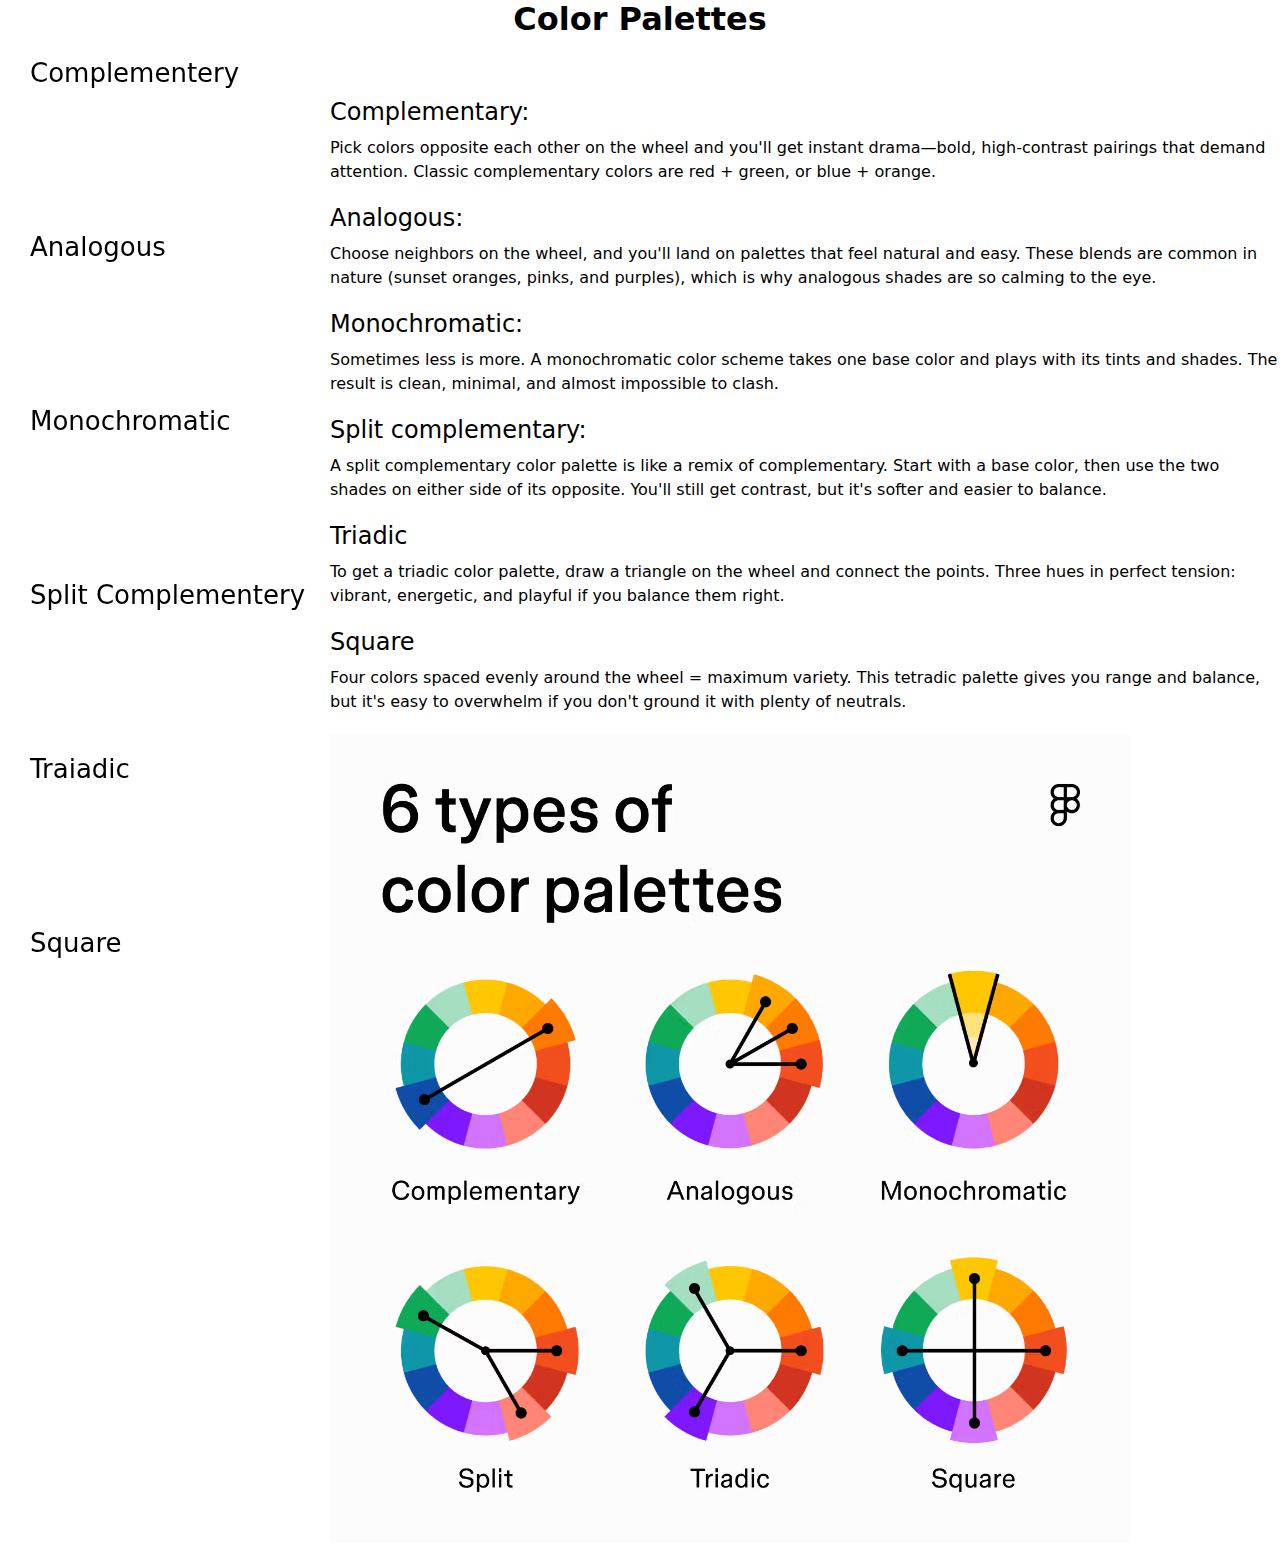
<file: index.html>
<!DOCTYPE html>
<html lang="en">

<head>
  <style>
    * {
      margin: 0px;
      padding: 0px;
    }

    body {
      font-family: system-ui, -apple-system, BlinkMacSystemFont, 'Segoe UI', Roboto, Oxygen, Ubuntu, Cantarell, 'Open Sans', 'Helvetica Neue', sans-serif;
    }

    .nav-bar {
      padding: 20px;
      display: flex;
      width: auto;
      height: 100vh;
      flex-direction: column;
      justify-content: space-between;
      position: fixed;
      left: 10px;
    }

    .nav-bar h1 {
      /* color: #eee; */
      font-weight: 300;
      font-size: 26px;
    }

    .nav-bar a:hover {
      color: gray;
      font-weight: 900;
    }

    .nav-bar a {
      text-decoration: none;
      color: black;
    }

    .header {
      display: flex;
      justify-content: center;
      align-content: center;
    }

    .content {
      margin-top: 60px;
      margin-left: 250px;
      position: absolute;
      width: auto;
      left: 80px;
    }

    .types-image img {
      width: 800px;
    }

    h2 {
      font-weight: 400;
    }

    .content {
      display: flex;
      flex-direction: column;
      gap: 20px;
    }

    .types-content p {
      margin-top: 10px;
      line-height: 1.5em;
    }
  </style>
</head>

<body class="page">
  <header class="header">
    <h1>Color Palettes</h1>
  </header>
  <nav class="nav-bar">
    <a href="complimetary.html" target="_parent">
      <h1>Complementery</h1>
    </a>
    <a href="#">
      <h1>Analogous</h1>
    </a>
    <a href="monochronotic.html">
      <h1>Monochromatic</h1>
    </a>
    <a href="#">
      <h1>Split Complementery</h1>
    </a>
    <a href="#">
      <h1>Traiadic</h1>
    </a>
    <a href="#">
      <h1>Square</h1>
    </a>
  </nav>
  <main class="content">
    <div class='types-content'>
      <h2>Complementary:</h2>
      <p> Pick colors opposite each other on the wheel and you'll get instant drama—bold, high-contrast pairings that
        demand attention. Classic complementary colors are red + green, or blue + orange.</p>
    </div>
    <div class="types-content">
      <h2>Analogous:</h2>
      <p> Choose neighbors on the wheel, and you'll land on palettes that feel natural and easy. These blends are common
        in nature (sunset oranges, pinks, and purples), which is why analogous shades are so calming to the eye.</p>
    </div>
    <div class="types-content">
      <h2>Monochromatic:</h2>
      <p>
        Sometimes less is more. A monochromatic color scheme takes one base color and plays with its tints and shades.
        The result is clean, minimal, and almost impossible to clash.
      </p>
    </div>
    <div class="types-content">
      <h2>Split complementary:</h2>
      <p>A split complementary color palette is like a remix of complementary. Start with a base color, then use the two
        shades on either side of its opposite. You'll still get contrast, but it's softer and easier to balance.</p>
    </div>
    <div class="types-content">
      <h2>Triadic</h2>
      <p>To get a triadic color palette, draw a triangle on the wheel and connect the points. Three hues in perfect
        tension: vibrant, energetic, and playful if you balance them right. </p>
    </div>
    <div class="types-content">
      <h2>Square</h2>
      <p>Four colors spaced evenly around the wheel = maximum variety. This tetradic palette gives you range and
        balance, but it's easy to overwhelm if you don't ground it with plenty of neutrals.</p>
    </div>
    <div class="types-image">
      <img src="types.png" alt="types of palette iamge.">
    </div>
  </main>

</body>

</html>
</file>
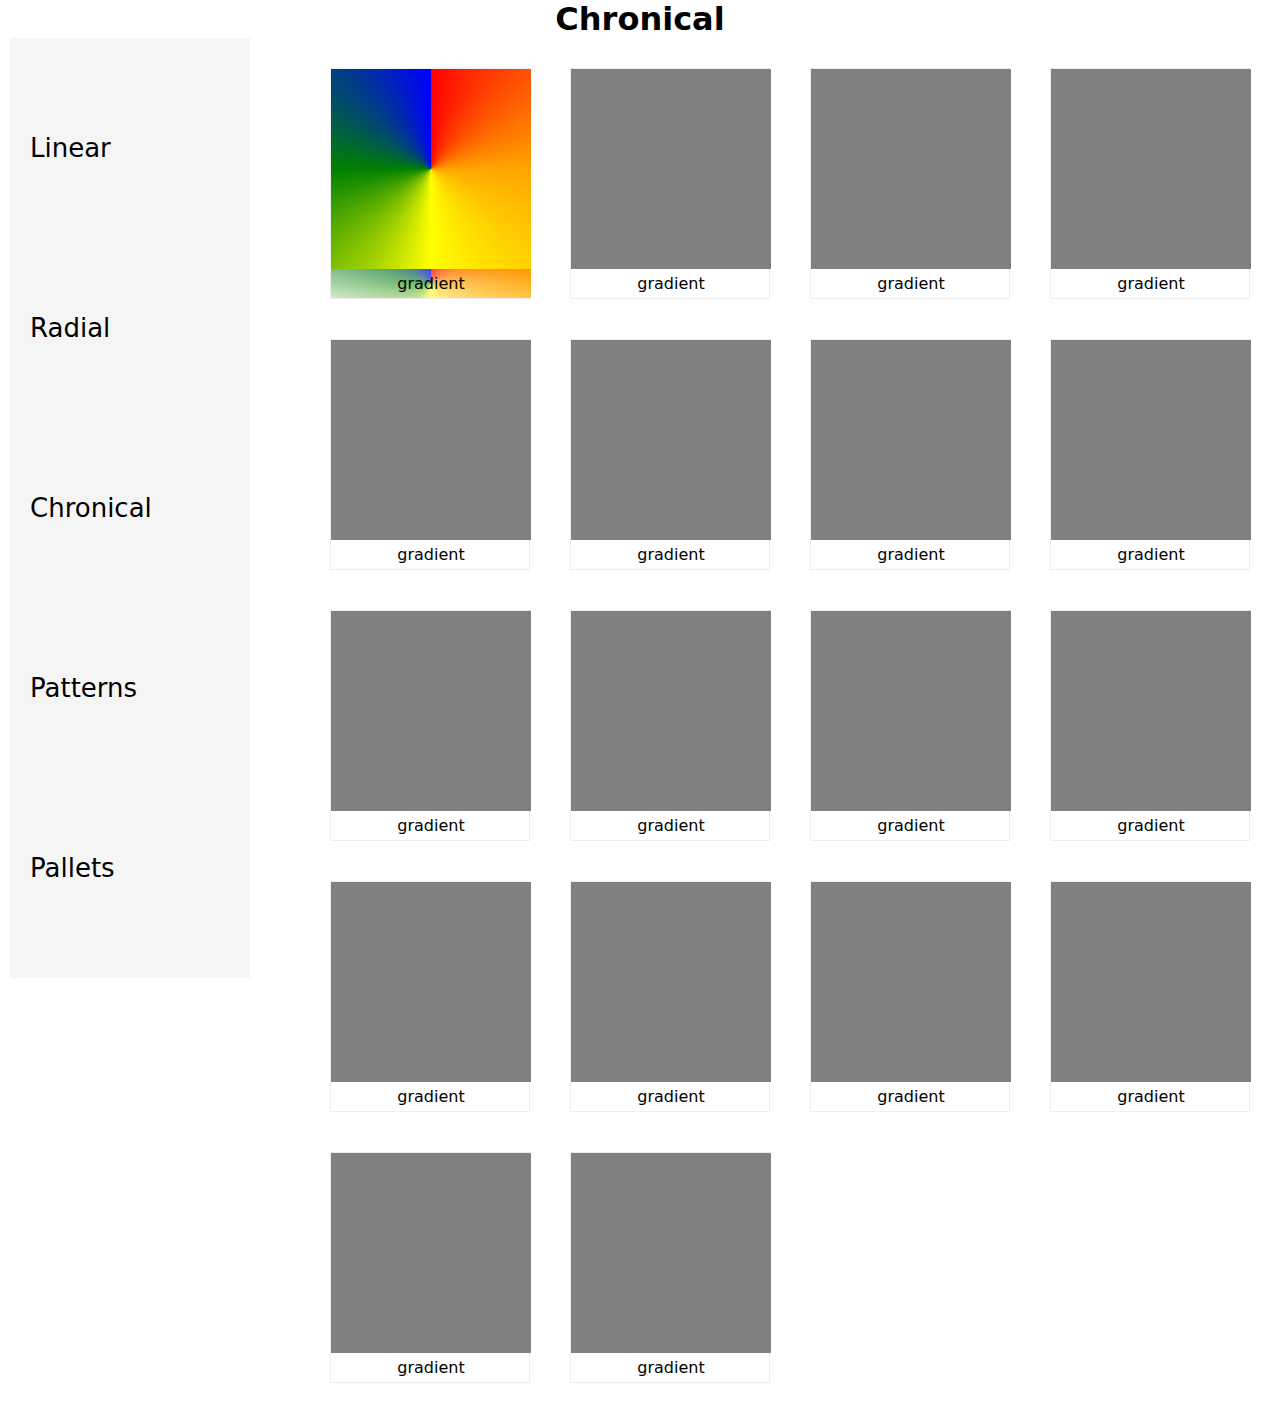
<file: chronical.html>
<!DOCTYPE html>
<html lang="en">

<head>
  <style>
    :root {
      --sheen: linear-gradient(195deg, transparent, rgba(255, 255, 255, 0.8))
    }

    .title {
      background: var(--sheen), var(--g1);
    }

    #g-1 {
      --g1: conic-gradient(red, orange, yellow, green, blue);
    }

    .gradient {
      background-image: var(--g1);
    }
  </style>
  <link rel="stylesheet" href="grid.css">
  <link rel="stylesheet" href="nav.css">
</head>

<body>
  <header class="header">
    <h1>Chronical</h1>
  </header>
  <nav class="nav-bar">
    <a href="linear.html">
      <h1>Linear</h1>
    </a>
    <a href="radial.html">
      <h1>Radial</h1>
    </a>
    <a href="chronical.html">
      <h1>Chronical</h1>
    </a>
    <a href="patterns.html">
      <h1>Patterns</h1>
    </a>
    <a href="palettes.html">
      <h1>Pallets</h1>
    </a>
  </nav>
  <div class="container">
    <div class="card" id="g-1">
      <div class="gradient"></div>
      <div class="title">gradient</div>
    </div>
    <div class="card">
      <div class="gradient"></div>
      <div class="title">gradient</div>
    </div>
    <div class="card">
      <div class="gradient"></div>
      <div class="title">gradient</div>
    </div>
    <div class="card">
      <div class="gradient"></div>
      <div class="title">gradient</div>
    </div>
    <div class="card">
      <div class="gradient"></div>
      <div class="title">gradient</div>
    </div>
    <div class="card">
      <div class="gradient"></div>
      <div class="title">gradient</div>
    </div>
    <div class="card">
      <div class="gradient"></div>
      <div class="title">gradient</div>
    </div>
    <div class="card">
      <div class="gradient"></div>
      <div class="title">gradient</div>
    </div>
    <div class="card">
      <div class="gradient"></div>
      <div class="title">gradient</div>
    </div>
    <div class="card">
      <div class="gradient"></div>
      <div class="title">gradient</div>
    </div>
    <div class="card">
      <div class="gradient"></div>
      <div class="title">gradient</div>
    </div>
    <div class="card">
      <div class="gradient"></div>
      <div class="title">gradient</div>
    </div>
    <div class="card">
      <div class="gradient"></div>
      <div class="title">gradient</div>
    </div>
    <div class="card">
      <div class="gradient"></div>
      <div class="title">gradient</div>
    </div>
    <div class="card">
      <div class="gradient"></div>
      <div class="title">gradient</div>
    </div>
    <div class="card">
      <div class="gradient"></div>
      <div class="title">gradient</div>
    </div>
    <div class="card">
      <div class="gradient"></div>
      <div class="title">gradient</div>
    </div>
    <div class="card">
      <div class="gradient"></div>
      <div class="title">gradient</div>
    </div>
    <div class="card">
      <div class="gradient"></div>
      <div class="title">gradient</div>
    </div>
    <div class="card">
      <div class="gradient"></div>
      <div class="title">gradient</div>
    </div>
    <div class="card">
      <div class="gradient"></div>
      <div class="title">gradient</div>
    </div>
    <div class="card">
      <div class="gradient"></div>
      <div class="title">gradient</div>
    </div>
    <div class="card">
      <div class="gradient"></div>
      <div class="title">gradient</div>
    </div>
    <div class="card">
      <div class="gradient"></div>
      <div class="title">gradient</div>
    </div>
    <div class="card">
      <div class="gradient"></div>
      <div class="title">gradient</div>
    </div>
    <div class="card">
      <div class="gradient"></div>
      <div class="title">gradient</div>
    </div>

  </div>
</body>

</html>
</file>
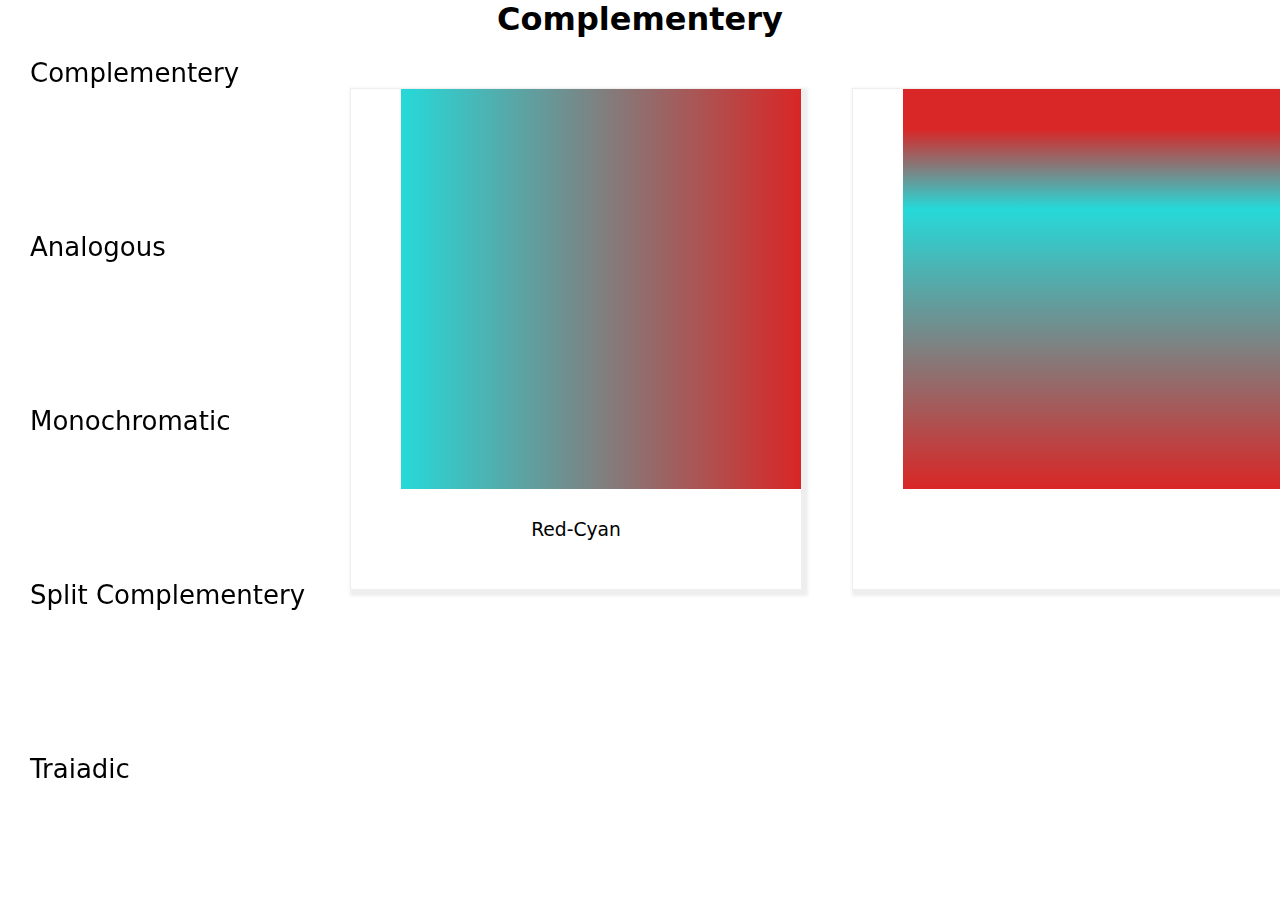
<file: complimetary.html>
<!DOCTYPE html>
<html lang="en">

<head>
  <style>
    * {
      margin: 0px;
      padding: 0px;
    }

    body {
      font-family: system-ui, -apple-system, BlinkMacSystemFont, 'Segoe UI', Roboto, Oxygen, Ubuntu, Cantarell, 'Open Sans', 'Helvetica Neue', sans-serif;
    }

    .nav-bar {
      padding: 20px;
      display: flex;
      height: 100vh;
      flex-direction: column;
      /* gap: 20px; */
      justify-content: space-between;
      position: fixed;
      left: 10px;
    }

    .nav-bar h1 {
      /* color: #eee; */
      font-weight: 300;
      font-size: 26px;
    }

    .nav-bar a:hover {
      color: gray;
      font-weight: 900;
    }

    .nav-bar a {
      text-decoration: none;
      color: black;
    }

    .header {
      display: flex;
      justify-content: center;
      align-content: center;
    }

    .contain {
      margin-left: 350px;
      display: flex;
      gap: 50px;
    }

    .cards .image {
      margin-left: 50px;
      width: 400px;
      height: 400px;
    }

    .cards #image1 {
      background-image: linear-gradient(to left, #D92626, #26D9D9);
    }

    .cards #image2 {
      background-image: linear-gradient(#D92626 10%, #26D9D9 30%, #d92626);

    }

    .cards {
      /* display: flex; */
      margin-top: 50px;
      width: 500px;
      height: 500px;
      border: 1px solid #eee;
      box-shadow: 3px 3px 3px 3px #eee;
    }

    .cards h3 {
      font-weight: 500;
      margin-top: 30px;
    }

    .cards a {
      text-decoration: none;
      color: black;
    }

    .cards a:hover {
      color: gray;
    }

    .color-card {
      display: flex;
      margin-left: 150px;
    }

    #color1 {
      background-color: red;
    }

    #color2 {
      background-color: cyan;
    }

    .color {
      width: 100px;
      height: 100px;
    }

    .cards h3 {
      text-align: center;
    }
  </style>
</head>

<body class="page">
  <header class="header">
    <h1>Complementery</h1>
  </header>
  <nav class="nav-bar">
    <a href="complimetary.html" target="_parent">
      <h1>Complementery</h1>
    </a>
    <a href="#">
      <h1>Analogous</h1>
    </a>
    <a href="monochronotic.html">
      <h1>Monochromatic</h1>
    </a>
    <a href="#">
      <h1>Split Complementery</h1>
    </a>
    <a href="#">
      <h1>Traiadic</h1>
    </a>
    <a href="#">
      <h1>Square</h1>
    </a>
  </nav>
  <main class="contain">
    <div class="cards">
      <div class="image" id="image1"></div>
      <h3>Red-Cyan</h3>
    </div>
    <div class="cards">
      <div class="image" id="image2"></div>
      <h3></h3>
    </div>

  </main>
</body>

</html>
</file>
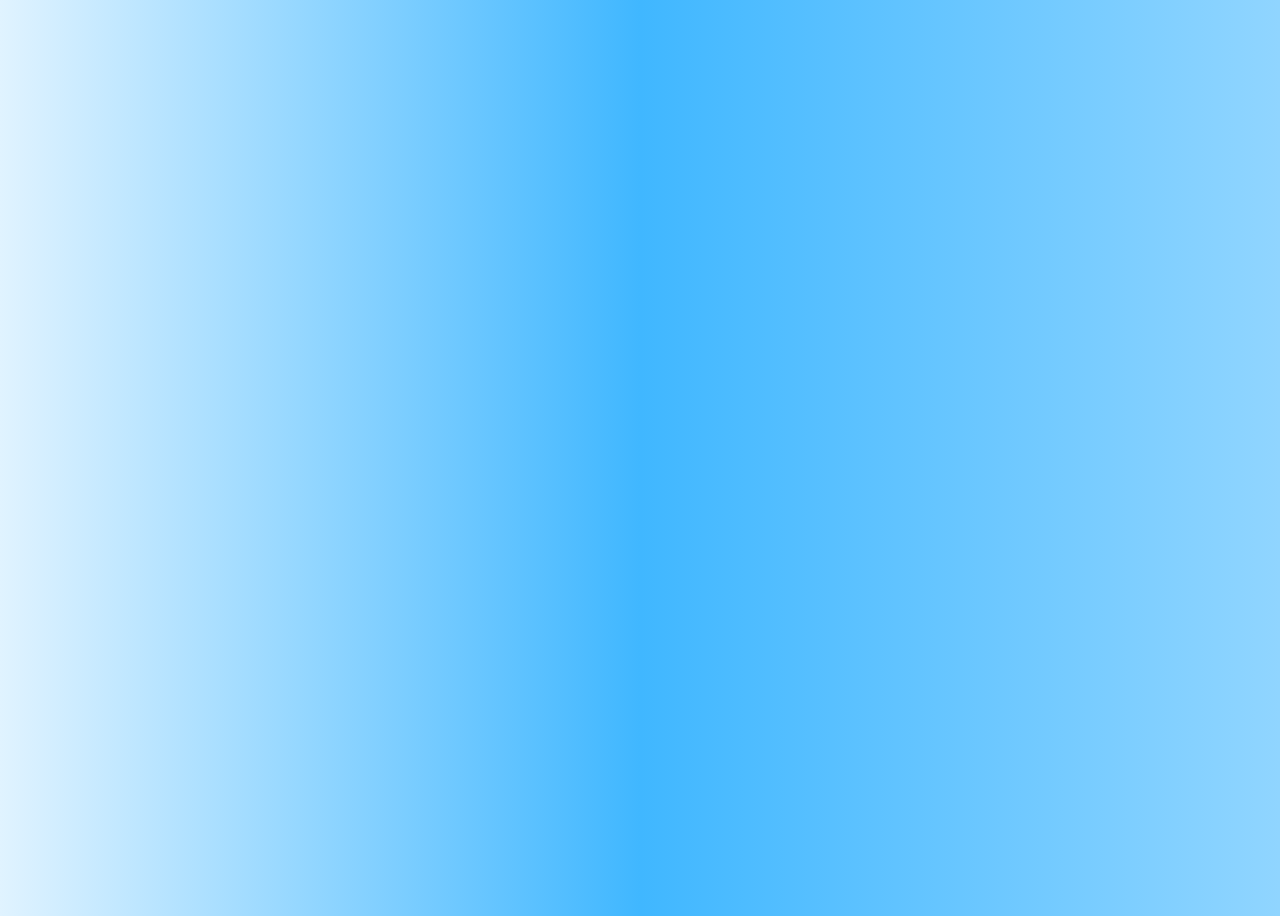
<file: light_blue.html>
<!DOCTYPE html>
<html lang="en">

<head>
  <style>
    body {
      height: 100vh;
      width: 100vw;
      background-image: linear-gradient(to left, #90D5FF, #40B7FF, #E0F3FF);
    }
  </style>

</head>

<body>
</body>

</html>
</file>
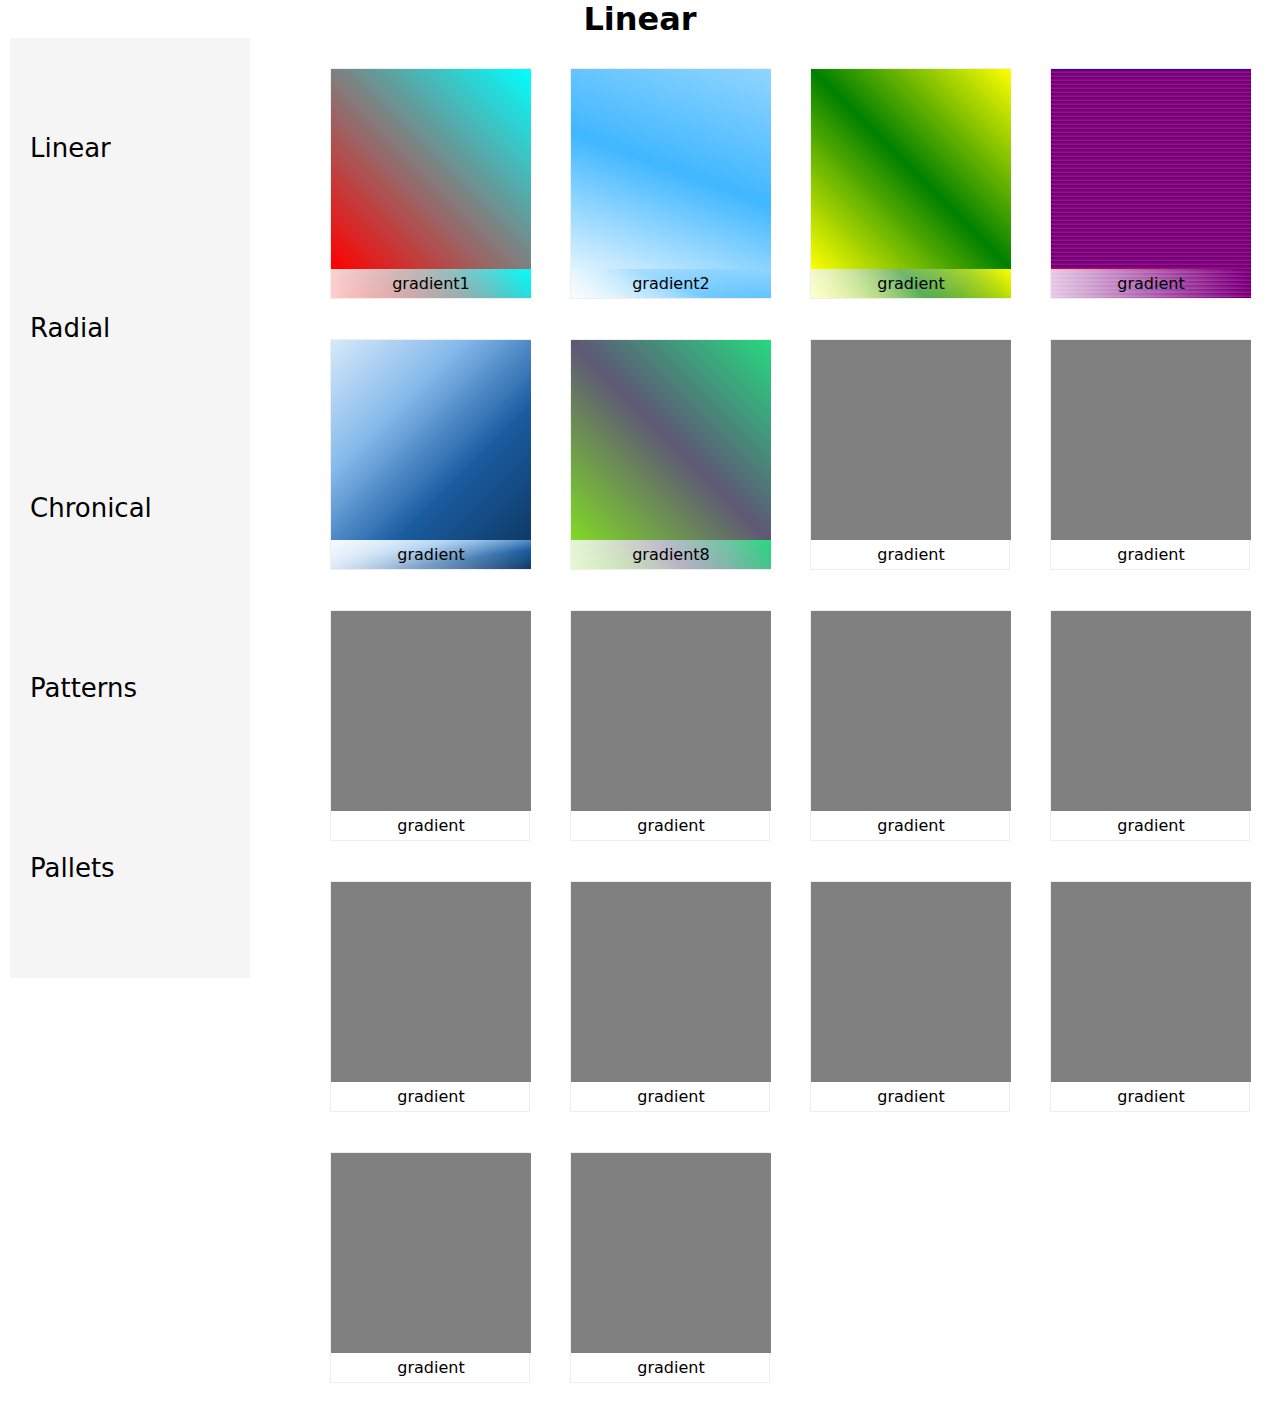
<file: linear.html>
<!DOCTYPE html>
<html lang="en">

<head>
  <link rel="stylesheet" href="grid.css">
  <link rel="stylesheet" href="nav.css">
  <style>
    * {
      margin: 0px;
      padding: 0px;
    }

    :root {
      --sheen: linear-gradient(to left, transparent, rgba(255, 255, 255, 0.8))
    }

    #g-1 {
      --g1: linear-gradient(45deg, red, cyan);
    }

    #g-2 {
      --g1: linear-gradient(200deg, #90D5FF, #40B7FF, #E0F3FF);
    }

    #g-3 {
      --g1: linear-gradient(45deg, yellow, green, yellow);
    }

    #g-4 {
      --g1: repeating-linear-gradient(blue, red 4px);
    }

    #g-5 {
      --g1: repeating-linear-gradient(90deg, orange 0px, orange 8px, white 15px, white 27px, green 40px);
    }

    #g-6 {
      --g1: repeating-linear-gradient(orange 0px, orange 8px, white 15px, white 27px, green 40px);

    }

    #g-7 {
      --g1: linear-gradient(to right bottom, #D6E9F9, #85B9EB, #1A5CA0, #0F3A66);
    }

    #g-8 {
      --g1: linear-gradient(45deg, #80D926, rgba(73, 64, 111, 0.623) 50%, #26D980);
    }

    .gradient {
      background-image: var(--g1);
    }

    .title {
      background: var(--sheen), var(--g1);
    }
  </style>
</head>


<body>
  <header class="header">
    <h1>Linear</h1>
  </header>
  <nav class="nav-bar">
    <a href="#">
      <h1>Linear</h1>
    </a>
    <a href="radial.html">
      <h1>Radial</h1>
    </a>
    <a href="chronical.html">
      <h1>Chronical</h1>
    </a>
    <a href="patterns.html">
      <h1>Patterns</h1>
    </a>
    <a href="palettes.html">
      <h1>Pallets</h1>
    </a>
  </nav>
  <div class="container">
    <div class="card" id="g-1">
      <div class="gradient"></div>
      <div class="title">gradient1</div>
    </div>
    <div class="card" id="g-2">
      <div class="gradient"></div>
      <div class="title">gradient2</div>
    </div>
    <div class="card" id="g-3">
      <div class="gradient"></div>
      <div class="title">gradient</div>
    </div>
    <div class="card" id="g-4">
      <div class="gradient"></div>
      <div class="title">gradient</div>
    </div>
    <div class="card" id="g-5">
      <div class="gradient"></div>
      <div class="title">gradient</div>
    </div>
    <div class="card" id="g-6">
      <div class="gradient"></div>
      <div class="title">gradient</div>
    </div>
    <div class="card" id="g-7">
      <div class="gradient"></div>
      <div class="title">gradient</div>
    </div>
    <div class="card" id="g-8">
      <div class="gradient"></div>
      <div class="title">gradient8</div>
    </div>
    <div class="card">
      <div class="gradient"></div>
      <div class="title">gradient</div>
    </div>
    <div class="card">
      <div class="gradient"></div>
      <div class="title">gradient</div>
    </div>
    <div class="card">
      <div class="gradient"></div>
      <div class="title">gradient</div>
    </div>
    <div class="card">
      <div class="gradient"></div>
      <div class="title">gradient</div>
    </div>
    <div class="card">
      <div class="gradient"></div>
      <div class="title">gradient</div>
    </div>
    <div class="card">
      <div class="gradient"></div>
      <div class="title">gradient</div>
    </div>
    <div class="card">
      <div class="gradient"></div>
      <div class="title">gradient</div>
    </div>
    <div class="card">
      <div class="gradient"></div>
      <div class="title">gradient</div>
    </div>
    <div class="card">
      <div class="gradient"></div>
      <div class="title">gradient</div>
    </div>
    <div class="card">
      <div class="gradient"></div>
      <div class="title">gradient</div>
    </div>
    <div class="card">
      <div class="gradient"></div>
      <div class="title">gradient</div>
    </div>
    <div class="card">
      <div class="gradient"></div>
      <div class="title">gradient</div>
    </div>
    <div class="card">
      <div class="gradient"></div>
      <div class="title">gradient</div>
    </div>
    <div class="card">
      <div class="gradient"></div>
      <div class="title">gradient</div>
    </div>
    <div class="card">
      <div class="gradient"></div>
      <div class="title">gradient</div>
    </div>
    <div class="card">
      <div class="gradient"></div>
      <div class="title">gradient</div>
    </div>
    <div class="card">
      <div class="gradient"></div>
      <div class="title">gradient</div>
    </div>
    <div class="card">
      <div class="gradient"></div>
      <div class="title">gradient</div>
    </div>

  </div>
</body>

</html>
</file>
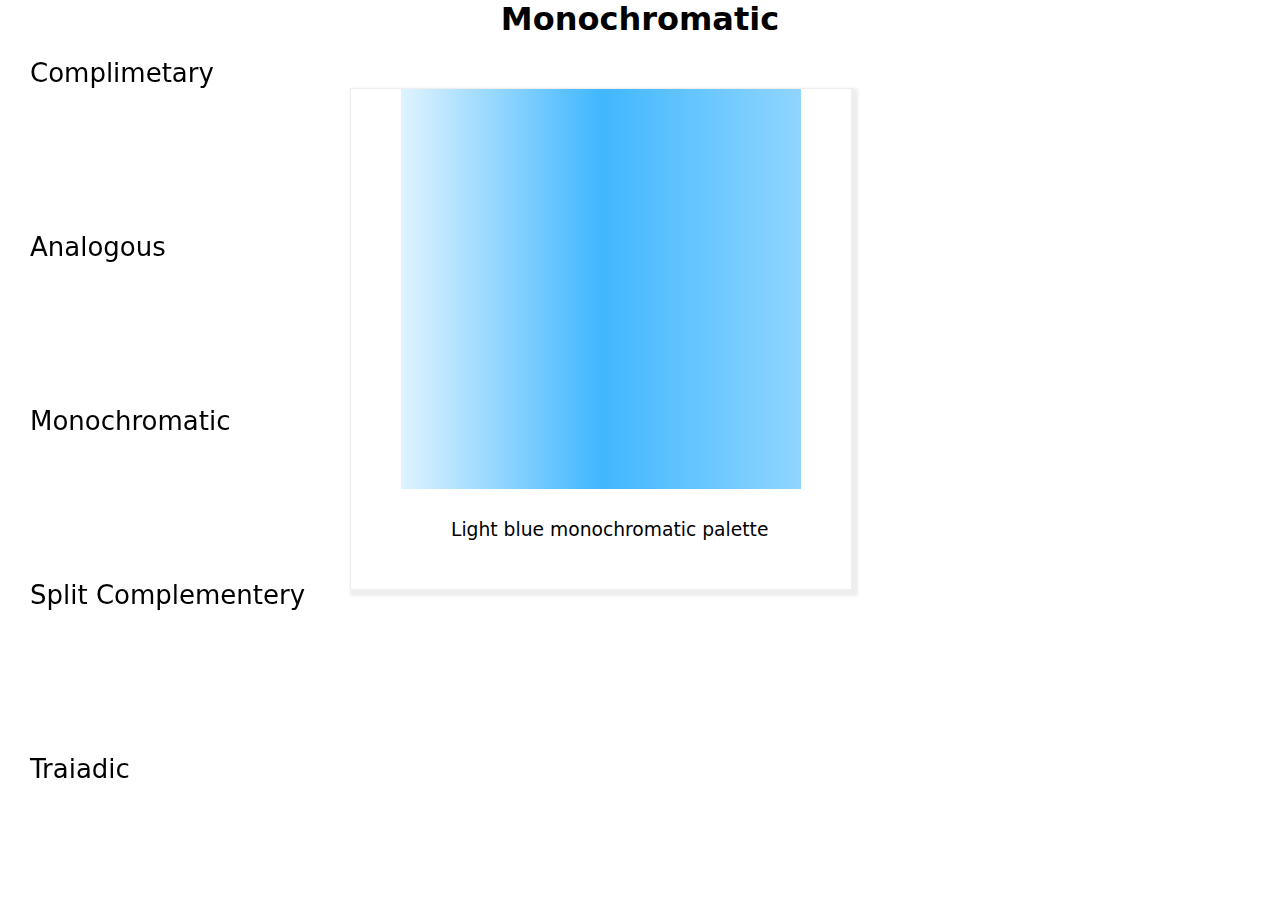
<file: monochronotic.html>
<!DOCTYPE html>
<html lang="en">

<head>
  <style>
    * {
      margin: 0px;
      padding: 0px;
    }

    body {
      font-family: system-ui, -apple-system, BlinkMacSystemFont, 'Segoe UI', Roboto, Oxygen, Ubuntu, Cantarell, 'Open Sans', 'Helvetica Neue', sans-serif;
    }

    .nav-bar {
      padding: 20px;
      display: flex;
      height: 100vh;
      flex-direction: column;
      /* gap: 20px; */
      justify-content: space-between;
      position: fixed;
      left: 10px;
    }

    .nav-bar h1 {
      /* color: #eee; */
      font-weight: 300;
      font-size: 26px;
    }

    .nav-bar a:hover {
      color: gray;
      font-weight: 900;
    }

    .nav-bar a {
      text-decoration: none;
      color: black;
    }

    .header {
      display: flex;
      justify-content: center;
      align-content: center;
    }

    .contain {
      margin-left: 350px;
    }

    .cards .image {
      margin-left: 50px;
      background-image: linear-gradient(to left, #90D5FF, #40B7FF, #E0F3FF);
      width: 400px;
      height: 400px;
    }

    .cards {
      margin-top: 50px;
      width: 500px;
      height: 500px;
      border: 1px solid #eee;
      box-shadow: 3px 3px 3px 3px #eee;
    }

    .cards h3 {
      font-weight: 500;
      margin-left: 100px;
      margin-top: 30px;
    }

    .cards a {
      text-decoration: none;
      color: black;
    }

    .cards a:hover {
      color: gray;
    }
  </style>
</head>

<body class="page">
  <header class="header">
    <h1>Monochromatic</h1>
  </header>
  <nav class="nav-bar">
    <a href="complimetary.html" target="_parent">
      <h1>Complimetary</h1>
    </a>
    <a href="#">
      <h1>Analogous</h1>
    </a>
    <a href="monochronotic.html">
      <h1>Monochromatic</h1>
    </a>
    <a href="#">
      <h1>Split Complementery</h1>
    </a>
    <a href="#">
      <h1>Traiadic</h1>
    </a>
    <a href="#">
      <h1>Square</h1>
    </a>
  </nav>
  <main class="contain">
    <div class="cards">
      <div class="image"></div>
      <a href="light_blue.html">
        <h3>Light blue monochromatic palette</h3>
      </a>
    </div>
  </main>
</body>

</html>
</file>
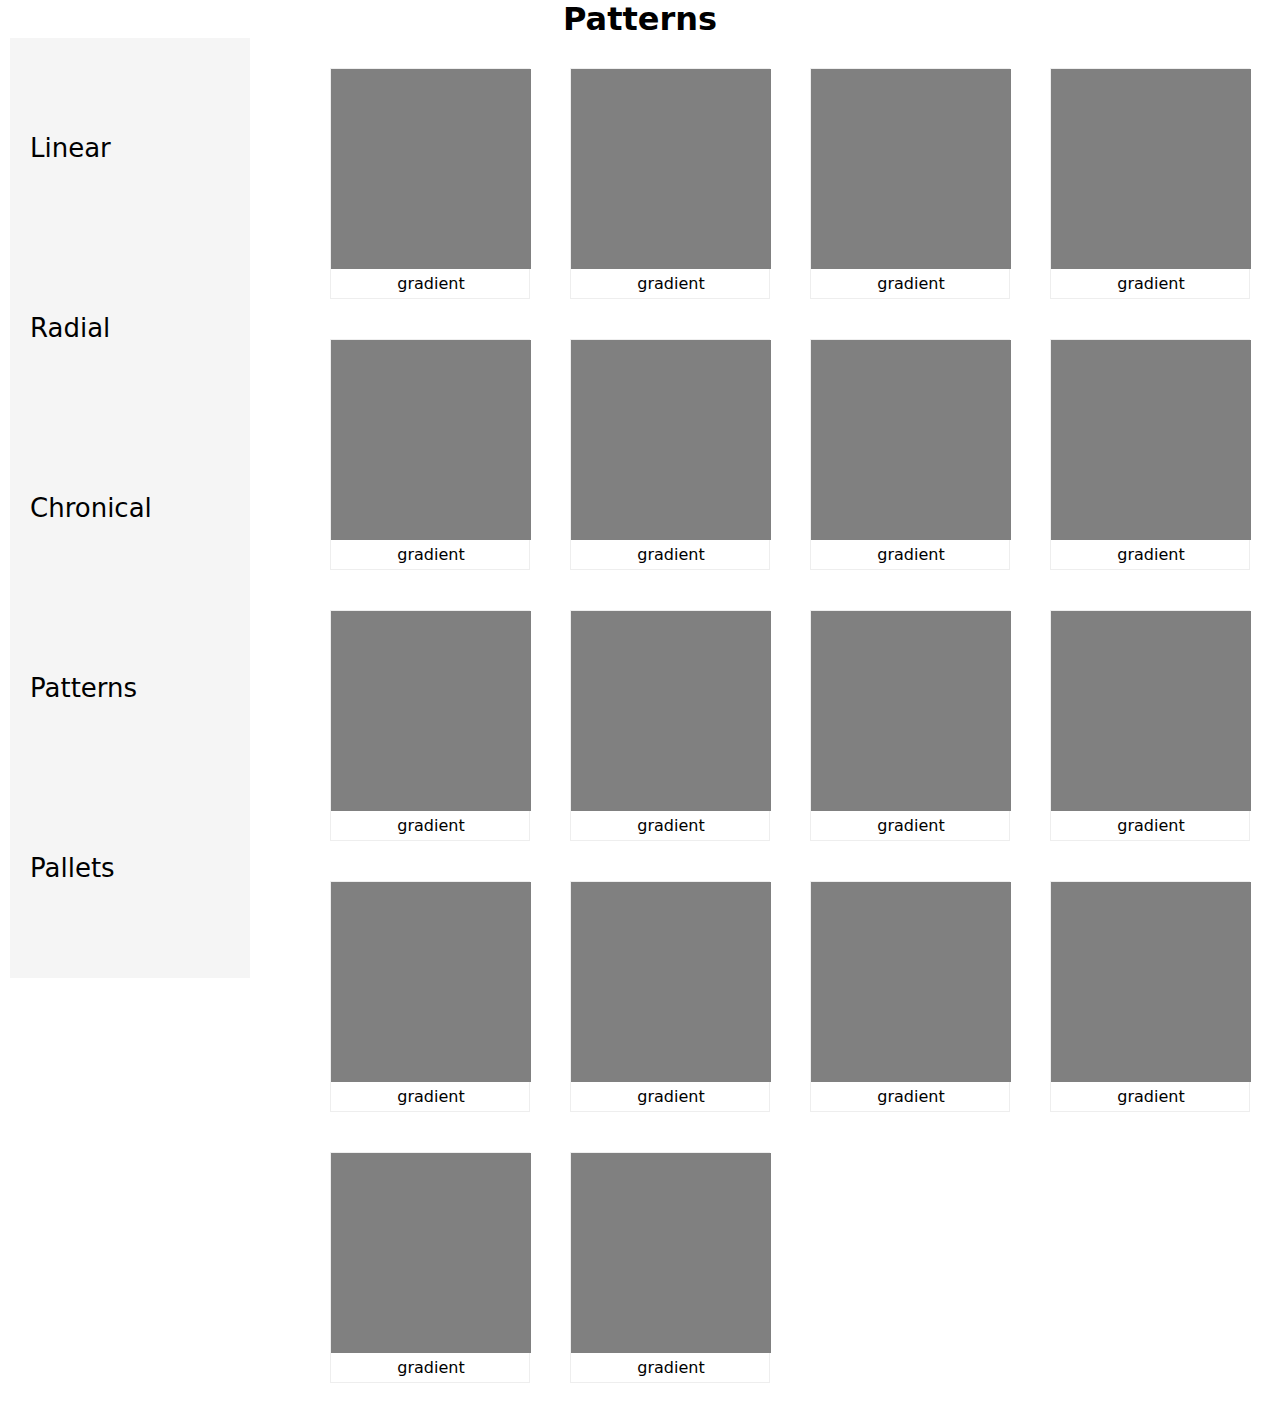
<file: patterns.html>
<!DOCTYPE html>
<html lang="en">

<head>
  <link rel="stylesheet" href="grid.css">
  <link rel="stylesheet" href="nav.css">
</head>

<body>
  <header class="header">
    <h1>Patterns</h1>
  </header>
  <nav class="nav-bar">
    <a href="linear.html">
      <h1>Linear</h1>
    </a>
    <a href="radial.html">
      <h1>Radial</h1>
    </a>
    <a href="chronical.html">
      <h1>Chronical</h1>
    </a>
    <a href="#">
      <h1>Patterns</h1>
    </a>
    <a href="palettes.html">
      <h1>Pallets</h1>
    </a>
  </nav>
  <div class="container">
    <div class="card">
      <div class="gradient"></div>
      <div class="title">gradient</div>
    </div>
    <div class="card">
      <div class="gradient"></div>
      <div class="title">gradient</div>
    </div>
    <div class="card">
      <div class="gradient"></div>
      <div class="title">gradient</div>
    </div>
    <div class="card">
      <div class="gradient"></div>
      <div class="title">gradient</div>
    </div>
    <div class="card">
      <div class="gradient"></div>
      <div class="title">gradient</div>
    </div>
    <div class="card">
      <div class="gradient"></div>
      <div class="title">gradient</div>
    </div>
    <div class="card">
      <div class="gradient"></div>
      <div class="title">gradient</div>
    </div>
    <div class="card">
      <div class="gradient"></div>
      <div class="title">gradient</div>
    </div>
    <div class="card">
      <div class="gradient"></div>
      <div class="title">gradient</div>
    </div>
    <div class="card">
      <div class="gradient"></div>
      <div class="title">gradient</div>
    </div>
    <div class="card">
      <div class="gradient"></div>
      <div class="title">gradient</div>
    </div>
    <div class="card">
      <div class="gradient"></div>
      <div class="title">gradient</div>
    </div>
    <div class="card">
      <div class="gradient"></div>
      <div class="title">gradient</div>
    </div>
    <div class="card">
      <div class="gradient"></div>
      <div class="title">gradient</div>
    </div>
    <div class="card">
      <div class="gradient"></div>
      <div class="title">gradient</div>
    </div>
    <div class="card">
      <div class="gradient"></div>
      <div class="title">gradient</div>
    </div>
    <div class="card">
      <div class="gradient"></div>
      <div class="title">gradient</div>
    </div>
    <div class="card">
      <div class="gradient"></div>
      <div class="title">gradient</div>
    </div>
    <div class="card">
      <div class="gradient"></div>
      <div class="title">gradient</div>
    </div>
    <div class="card">
      <div class="gradient"></div>
      <div class="title">gradient</div>
    </div>
    <div class="card">
      <div class="gradient"></div>
      <div class="title">gradient</div>
    </div>
    <div class="card">
      <div class="gradient"></div>
      <div class="title">gradient</div>
    </div>
    <div class="card">
      <div class="gradient"></div>
      <div class="title">gradient</div>
    </div>
    <div class="card">
      <div class="gradient"></div>
      <div class="title">gradient</div>
    </div>
    <div class="card">
      <div class="gradient"></div>
      <div class="title">gradient</div>
    </div>
    <div class="card">
      <div class="gradient"></div>
      <div class="title">gradient</div>
    </div>

  </div>
</body>

</html>
</file>
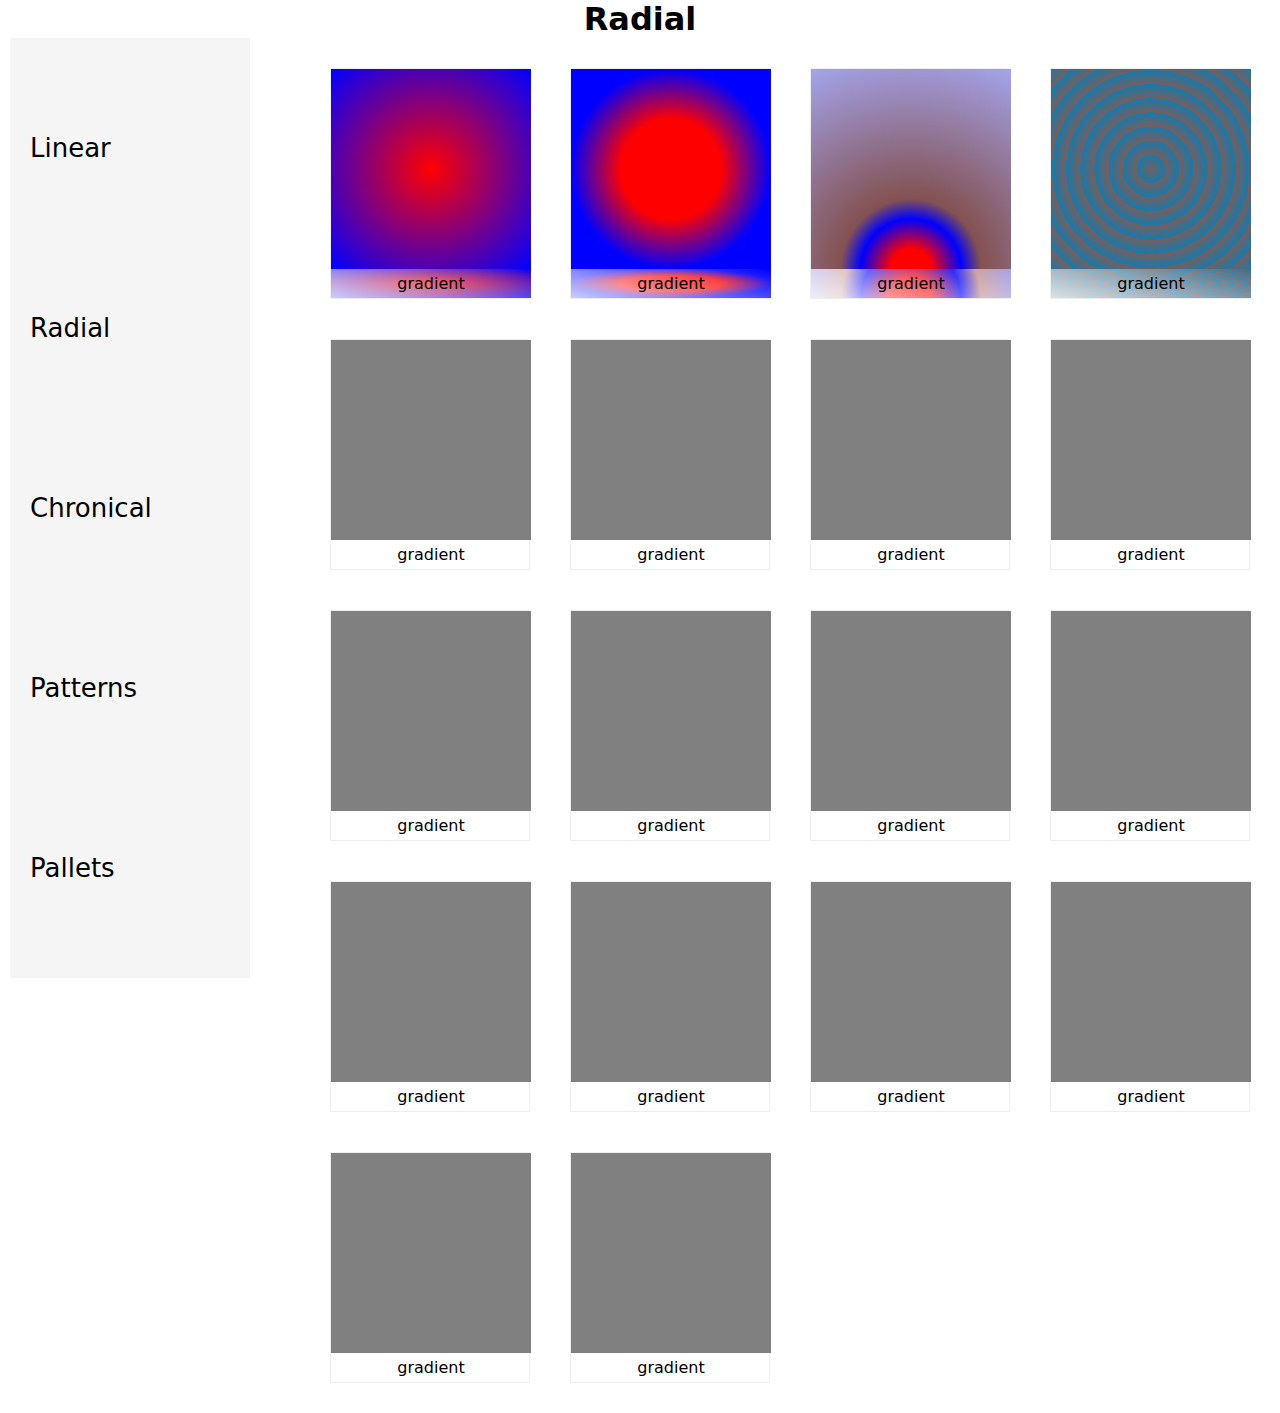
<file: radial.html>
<!DOCTYPE html>
<html lang="en">

<head>
  <style>
    * {
      margin: 0px;
      padding: 0px;
    }

    :root {
      --sheen: linear-gradient(195deg, transparent, rgba(255, 255, 255, 0.8))
    }

    .title {
      background: var(--sheen), var(--g1);
    }

    #g-1 {
      --g1: radial-gradient(red, blue);
    }

    #g-2 {
      --g1: radial-gradient(red 0px,
          red 50px,
          blue 100px);

    }

    #g-3 {
      --g1: radial-gradient(circle at bottom center, red 0px, red 20px, blue 50px, rgba(135, 24, 24, 0.446) 70px, rgb(164, 164, 236));

    }

    #g-4 {
      --g1: repeating-radial-gradient(ellipse, rgb(118, 94, 94) 30%, rgb(24, 122, 171) 40%, rgb(108, 77, 77) 30%);
    }

    .gradient {
      background-image: var(--g1);
    }
  </style>
  <link rel="stylesheet" href="grid.css">
  <link rel="stylesheet" href="nav.css">
</head>

<body>
  <header class="header">
    <h1>Radial</h1>
  </header>
  <nav class="nav-bar">
    <a href="linear.html">
      <h1>Linear</h1>
    </a>
    <a href="#">
      <h1>Radial</h1>
    </a>
    <a href="chronical.html">
      <h1>Chronical</h1>
    </a>
    <a href="patterns.html">
      <h1>Patterns</h1>
    </a>
    <a href="palettes.html">
      <h1>Pallets</h1>
    </a>
  </nav>
  <div class="container">
    <div class="card" id="g-1">
      <div class="gradient"></div>
      <div class="title">gradient</div>
    </div>
    <div class="card" id="g-2">
      <div class="gradient"></div>
      <div class="title">gradient</div>
    </div>
    <div class="card" id="g-3">
      <div class="gradient"></div>
      <div class="title">gradient</div>
    </div>
    <div class="card" id="g-4">
      <div class="gradient"></div>
      <div class="title">gradient</div>
    </div>
    <div class="card">
      <div class="gradient"></div>
      <div class="title">gradient</div>
    </div>
    <div class="card">
      <div class="gradient"></div>
      <div class="title">gradient</div>
    </div>
    <div class="card">
      <div class="gradient"></div>
      <div class="title">gradient</div>
    </div>
    <div class="card">
      <div class="gradient"></div>
      <div class="title">gradient</div>
    </div>
    <div class="card">
      <div class="gradient"></div>
      <div class="title">gradient</div>
    </div>
    <div class="card">
      <div class="gradient"></div>
      <div class="title">gradient</div>
    </div>
    <div class="card">
      <div class="gradient"></div>
      <div class="title">gradient</div>
    </div>
    <div class="card">
      <div class="gradient"></div>
      <div class="title">gradient</div>
    </div>
    <div class="card">
      <div class="gradient"></div>
      <div class="title">gradient</div>
    </div>
    <div class="card">
      <div class="gradient"></div>
      <div class="title">gradient</div>
    </div>
    <div class="card">
      <div class="gradient"></div>
      <div class="title">gradient</div>
    </div>
    <div class="card">
      <div class="gradient"></div>
      <div class="title">gradient</div>
    </div>
    <div class="card">
      <div class="gradient"></div>
      <div class="title">gradient</div>
    </div>
    <div class="card">
      <div class="gradient"></div>
      <div class="title">gradient</div>
    </div>
    <div class="card">
      <div class="gradient"></div>
      <div class="title">gradient</div>
    </div>
    <div class="card">
      <div class="gradient"></div>
      <div class="title">gradient</div>
    </div>
    <div class="card">
      <div class="gradient"></div>
      <div class="title">gradient</div>
    </div>
    <div class="card">
      <div class="gradient"></div>
      <div class="title">gradient</div>
    </div>
    <div class="card">
      <div class="gradient"></div>
      <div class="title">gradient</div>
    </div>
    <div class="card">
      <div class="gradient"></div>
      <div class="title">gradient</div>
    </div>
    <div class="card">
      <div class="gradient"></div>
      <div class="title">gradient</div>
    </div>
    <div class="card">
      <div class="gradient"></div>
      <div class="title">gradient</div>
    </div>

  </div>
</body>

</html>
</file>
<file: grid.css>
.container {
  display: grid;
  grid-template-columns: 200px 200px 200px 200px 200px 200px;
  margin-left: 300px;
  padding: 30px;
  gap: 40px;
}
.gradient{
  width: 200px;
  height:200px;
  background-color:gray;
}
.card{
  border:1px solid #eee;
}
 .title{
 text-align: center;
 padding: 5px 0px;
 width: 200px;
}
</file>
<file: nav.css>
* {
      margin: 0px;
      padding: 0px;
    }

    body {
      font-family: system-ui, -apple-system, BlinkMacSystemFont, 'Segoe UI', Roboto, Oxygen, Ubuntu, Cantarell, 'Open Sans', 'Helvetica Neue', sans-serif;
    }

    .nav-bar {
      padding: 20px;
      display: flex;
      width: 200px;
      height: 100vh;
      flex-direction: column;
      justify-content: space-around;
      position: fixed;
      left: 10px;
      background-color: whitesmoke;
    }

    .nav-bar h1 {
      /* color: #eee; */
      font-weight: 300;
      font-size: 26px;
    }

    .nav-bar a:hover {
      color: gray;
      font-weight: 900;
    }

    .nav-bar a {
      text-decoration: none;
      color: black;
    }

    .header {
      display: flex;
      justify-content: center;
      align-content: center;
    }
</file>
